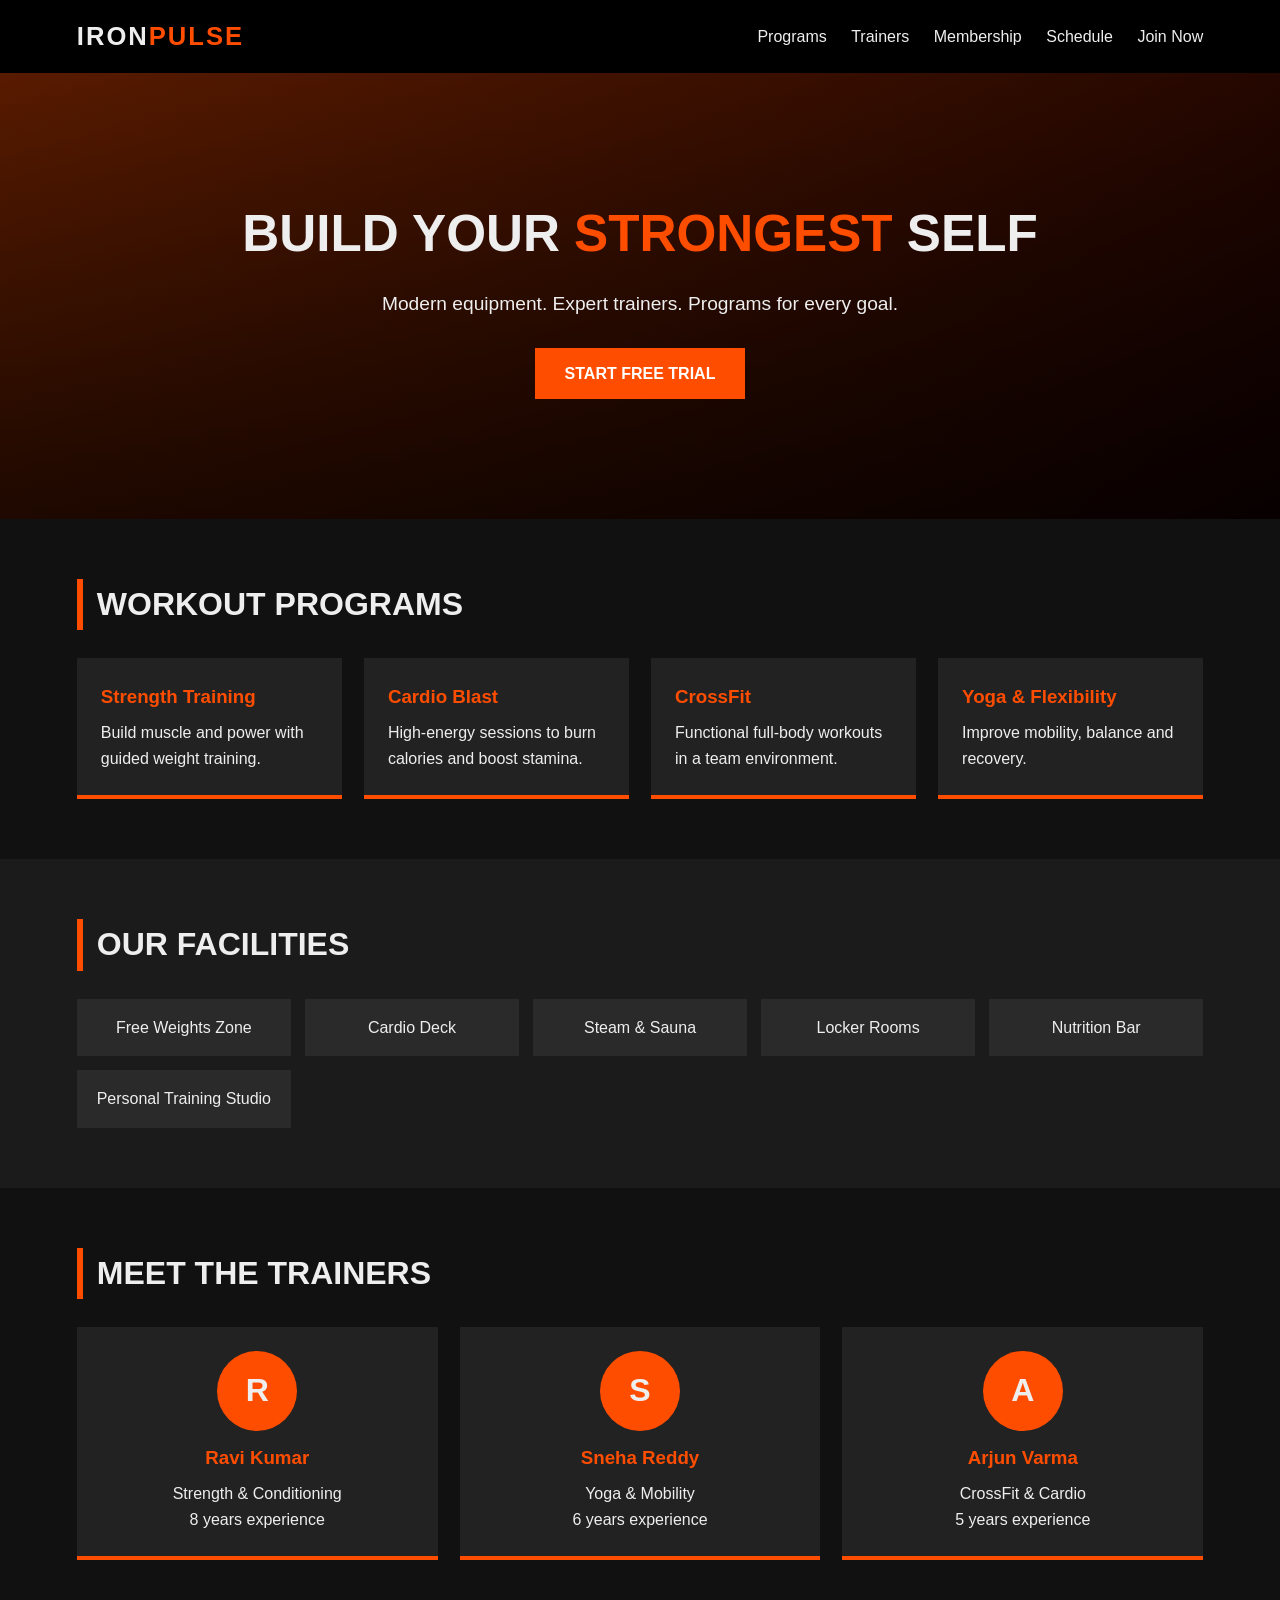
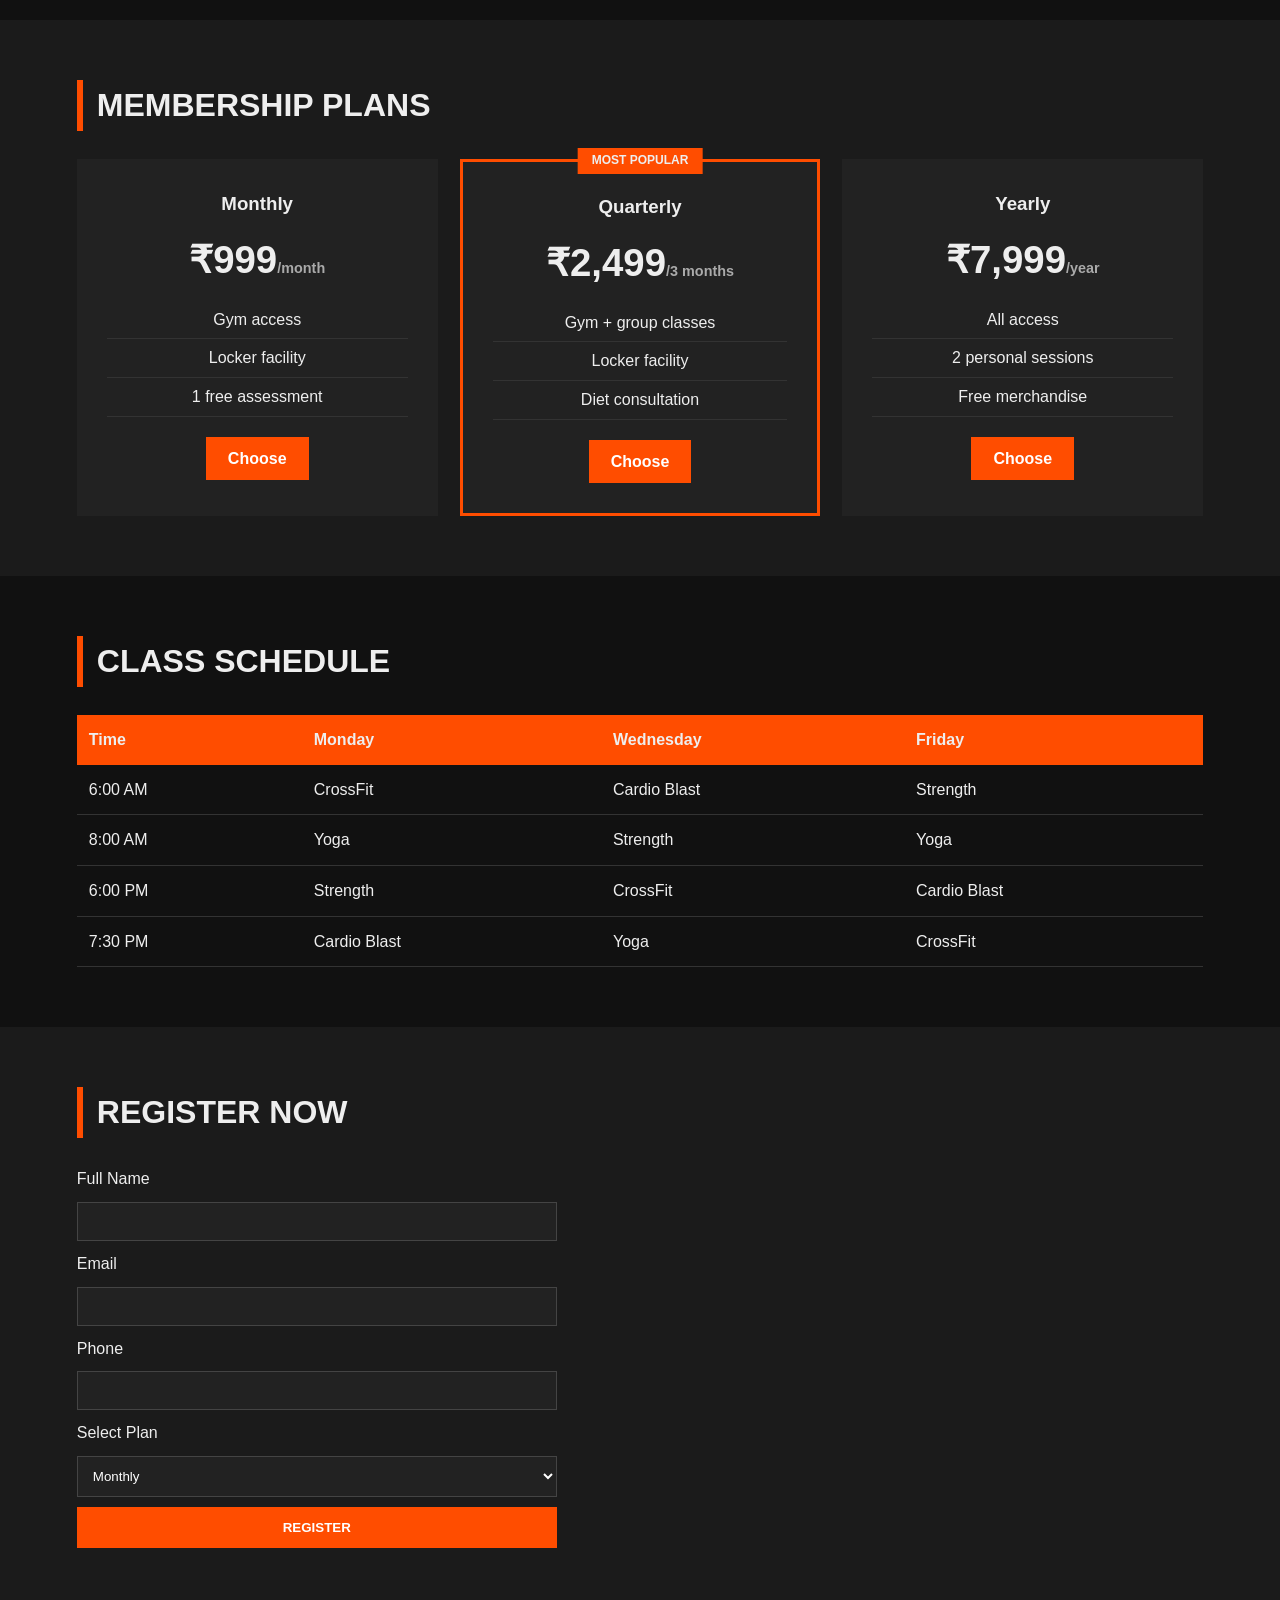
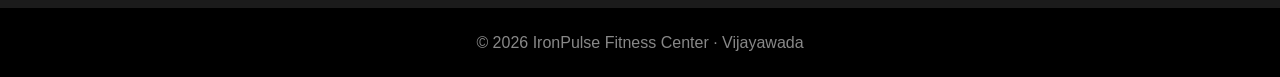
<file: Fitness_Center_and_Gym_website/index.html>
<!DOCTYPE html>
<html lang="en">
<head>
<meta charset="UTF-8">
<meta name="viewport" content="width=device-width, initial-scale=1.0">
<title>IronPulse Fitness Center</title>
<link rel="stylesheet" href="style.css">
</head>
<body>

<header>
  <div class="logo">IRON<span>PULSE</span></div>
  <nav>
    <a href="#programs">Programs</a>
    <a href="#trainers">Trainers</a>
    <a href="#plans">Membership</a>
    <a href="#schedule">Schedule</a>
    <a href="#join">Join Now</a>
  </nav>
</header>

<section class="hero">
  <h1>BUILD YOUR <span>STRONGEST</span> SELF</h1>
  <p>Modern equipment. Expert trainers. Programs for every goal.</p>
  <a href="#join" class="btn">START FREE TRIAL</a>
</section>

<section id="programs">
  <h2>Workout Programs</h2>
  <div class="grid">
    <div class="card"><h3>Strength Training</h3><p>Build muscle and power with guided weight training.</p></div>
    <div class="card"><h3>Cardio Blast</h3><p>High-energy sessions to burn calories and boost stamina.</p></div>
    <div class="card"><h3>CrossFit</h3><p>Functional full-body workouts in a team environment.</p></div>
    <div class="card"><h3>Yoga &amp; Flexibility</h3><p>Improve mobility, balance and recovery.</p></div>
  </div>
</section>

<section id="facilities" class="dark">
  <h2>Our Facilities</h2>
  <ul class="facilities">
    <li>Free Weights Zone</li>
    <li>Cardio Deck</li>
    <li>Steam &amp; Sauna</li>
    <li>Locker Rooms</li>
    <li>Nutrition Bar</li>
    <li>Personal Training Studio</li>
  </ul>
</section>

<section id="trainers">
  <h2>Meet the Trainers</h2>
  <div class="grid">
    <div class="card trainer"><div class="avatar">R</div><h3>Ravi Kumar</h3><p>Strength &amp; Conditioning<br>8 years experience</p></div>
    <div class="card trainer"><div class="avatar">S</div><h3>Sneha Reddy</h3><p>Yoga &amp; Mobility<br>6 years experience</p></div>
    <div class="card trainer"><div class="avatar">A</div><h3>Arjun Varma</h3><p>CrossFit &amp; Cardio<br>5 years experience</p></div>
  </div>
</section>

<section id="plans" class="dark">
  <h2>Membership Plans</h2>
  <div class="grid">
    <div class="plan">
      <h3>Monthly</h3>
      <div class="price">₹999<small>/month</small></div>
      <ul><li>Gym access</li><li>Locker facility</li><li>1 free assessment</li></ul>
      <a href="#join" class="btn small">Choose</a>
    </div>
    <div class="plan popular">
      <span class="tag">MOST POPULAR</span>
      <h3>Quarterly</h3>
      <div class="price">₹2,499<small>/3 months</small></div>
      <ul><li>Gym + group classes</li><li>Locker facility</li><li>Diet consultation</li></ul>
      <a href="#join" class="btn small">Choose</a>
    </div>
    <div class="plan">
      <h3>Yearly</h3>
      <div class="price">₹7,999<small>/year</small></div>
      <ul><li>All access</li><li>2 personal sessions</li><li>Free merchandise</li></ul>
      <a href="#join" class="btn small">Choose</a>
    </div>
  </div>
</section>

<section id="schedule">
  <h2>Class Schedule</h2>
  <table>
    <tr><th>Time</th><th>Monday</th><th>Wednesday</th><th>Friday</th></tr>
    <tr><td>6:00 AM</td><td>CrossFit</td><td>Cardio Blast</td><td>Strength</td></tr>
    <tr><td>8:00 AM</td><td>Yoga</td><td>Strength</td><td>Yoga</td></tr>
    <tr><td>6:00 PM</td><td>Strength</td><td>CrossFit</td><td>Cardio Blast</td></tr>
    <tr><td>7:30 PM</td><td>Cardio Blast</td><td>Yoga</td><td>CrossFit</td></tr>
  </table>
</section>

<section id="join" class="dark">
  <h2>Register Now</h2>
  <form>
    <label for="name">Full Name</label>
    <input type="text" id="name" required>

    <label for="email">Email</label>
    <input type="email" id="email" required>

    <label for="phone">Phone</label>
    <input type="tel" id="phone" required>

    <label for="plan">Select Plan</label>
    <select id="plan">
      <option>Monthly</option>
      <option>Quarterly</option>
      <option>Yearly</option>
    </select>

    <button type="submit" class="btn">REGISTER</button>
  </form>
</section>

<footer>&copy; 2026 IronPulse Fitness Center · Vijayawada</footer>

</body>
</html>
</file>
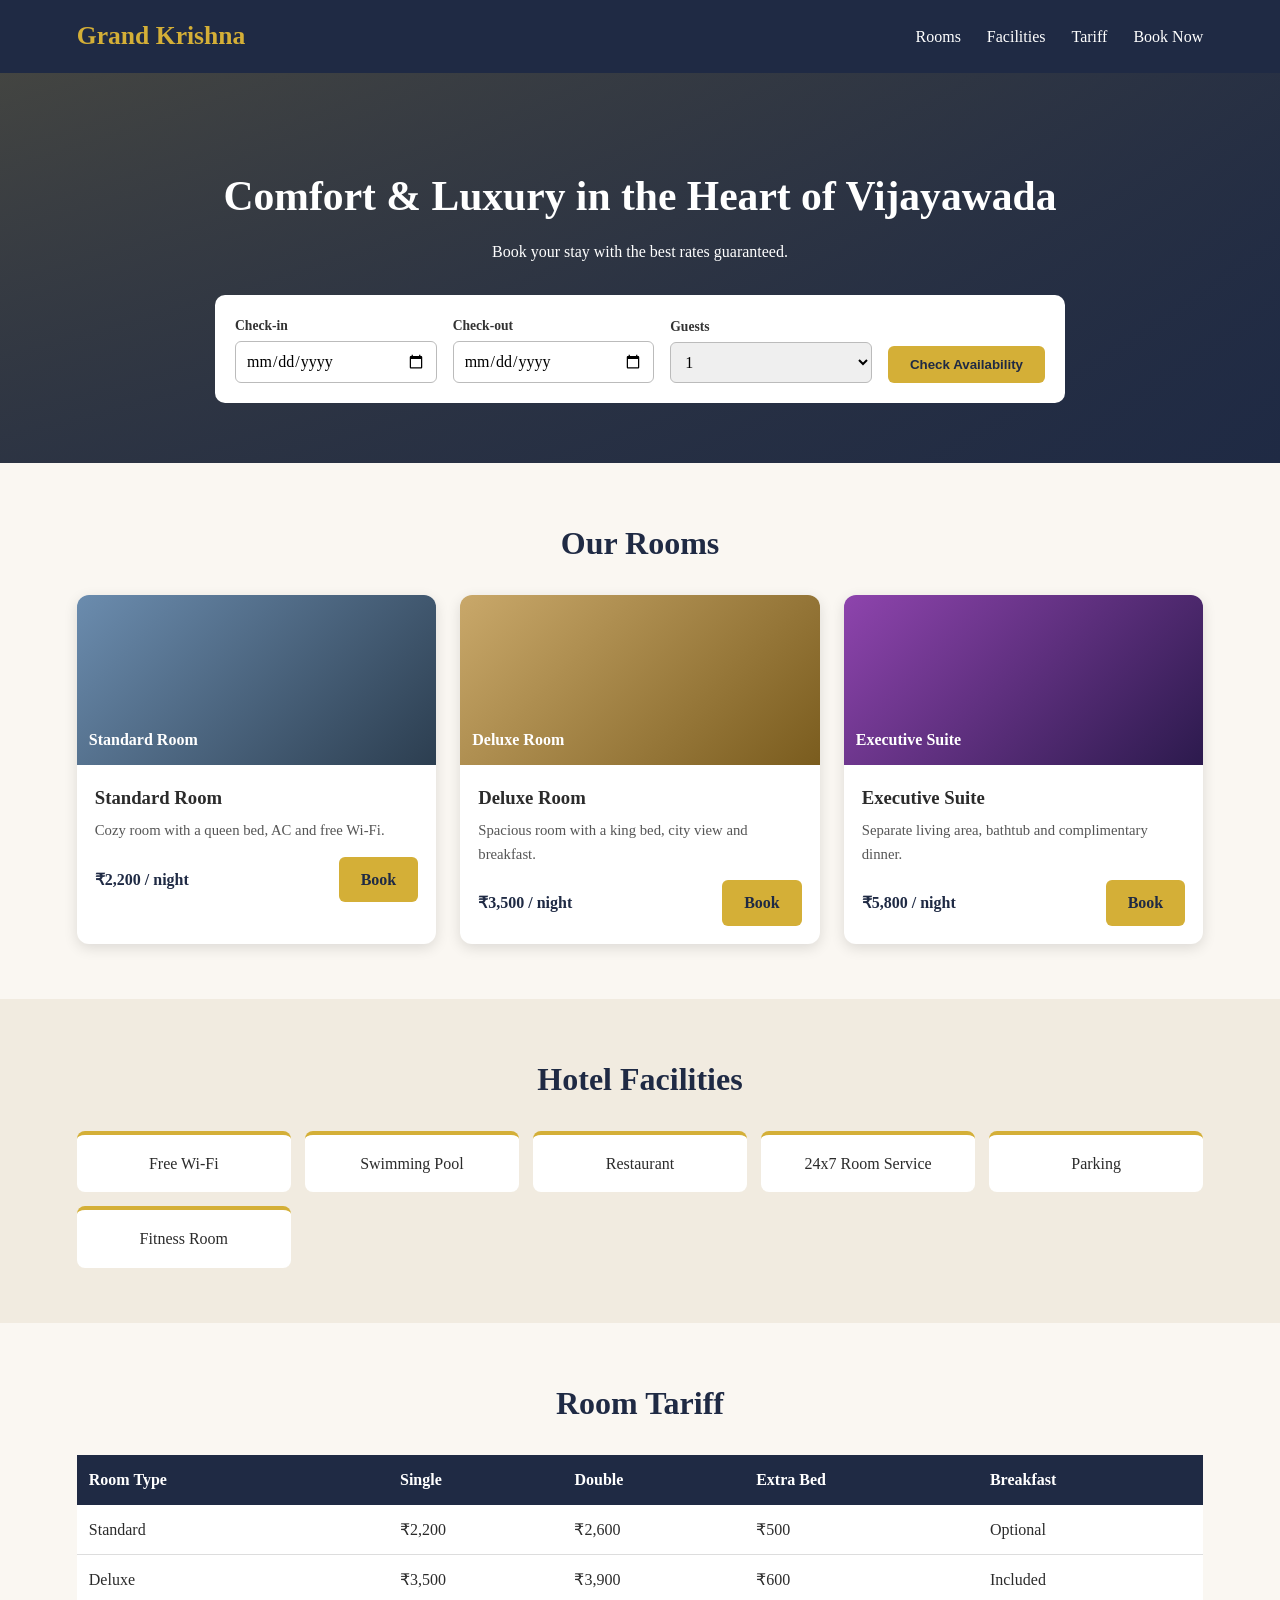
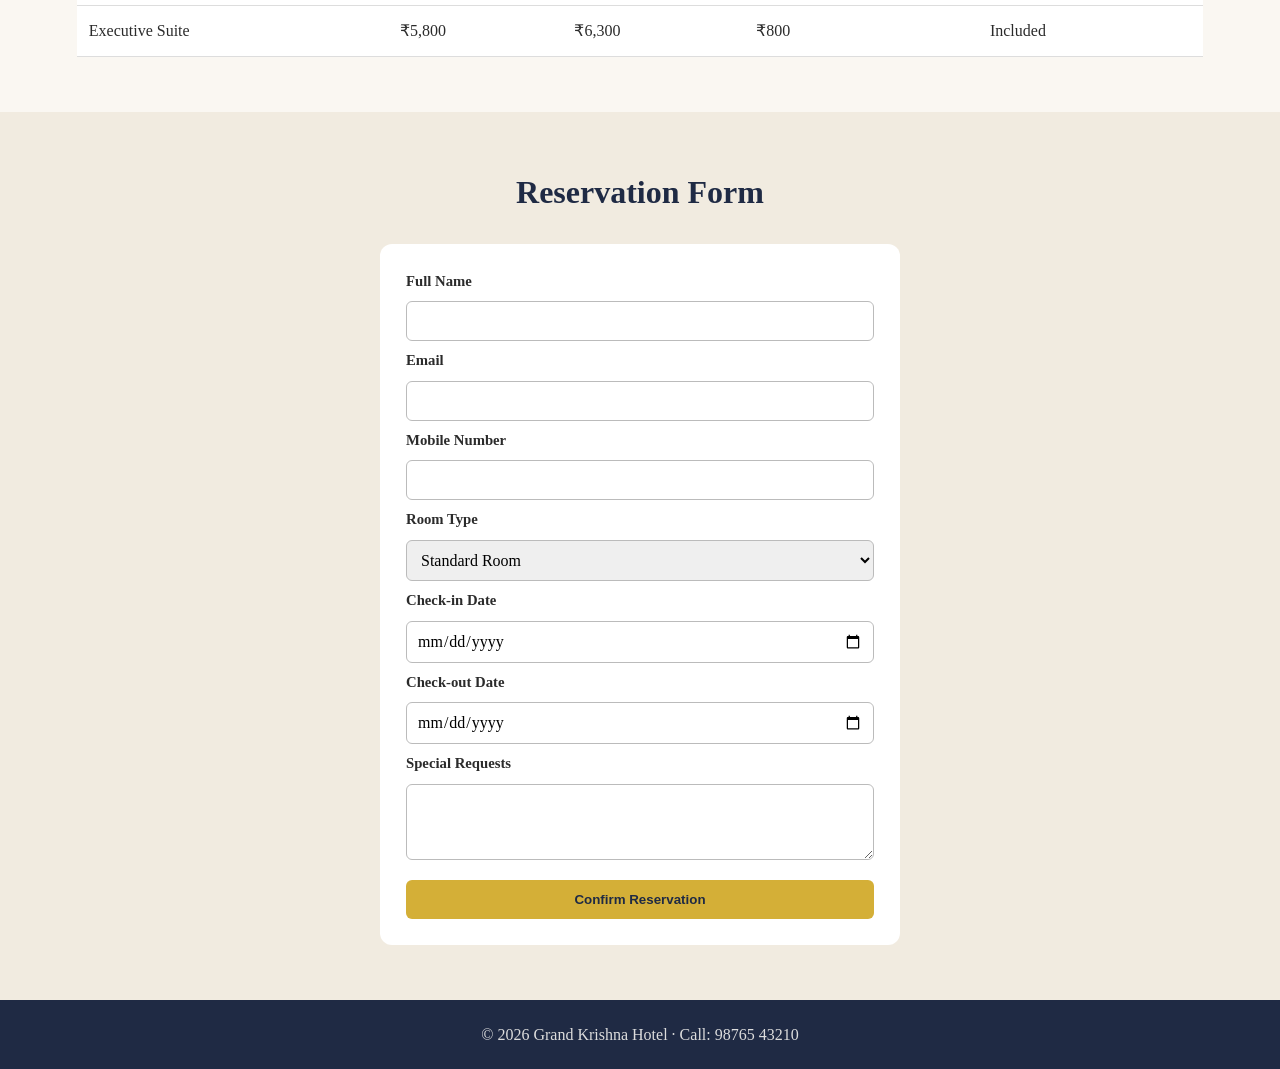
<file: Hotel_Reservation_website_interface/index.html>
<!DOCTYPE html>
<html lang="en">
<head>
<meta charset="UTF-8">
<meta name="viewport" content="width=device-width, initial-scale=1.0">
<title>Grand Krishna Hotel - Reservations</title>
<link rel="stylesheet" href="style.css">
</head>
<body>

<header>
  <div class="logo">Grand Krishna</div>
  <nav>
    <a href="#rooms">Rooms</a>
    <a href="#facilities">Facilities</a>
    <a href="#tariff">Tariff</a>
    <a href="#book">Book Now</a>
  </nav>
</header>

<section class="hero">
  <h1>Comfort &amp; Luxury in the Heart of Vijayawada</h1>
  <p>Book your stay with the best rates guaranteed.</p>

  <form class="quick-book">
    <div>
      <label for="in">Check-in</label>
      <input type="date" id="in">
    </div>
    <div>
      <label for="out">Check-out</label>
      <input type="date" id="out">
    </div>
    <div>
      <label for="guests">Guests</label>
      <select id="guests"><option>1</option><option>2</option><option>3</option><option>4</option></select>
    </div>
    <button type="submit">Check Availability</button>
  </form>
</section>

<section id="rooms">
  <h2>Our Rooms</h2>
  <div class="rooms">
    <div class="room">
      <div class="img r1">Standard Room</div>
      <div class="info">
        <h3>Standard Room</h3>
        <p>Cozy room with a queen bed, AC and free Wi-Fi.</p>
        <div class="row"><span class="price">₹2,200 / night</span><a href="#book" class="btn">Book</a></div>
      </div>
    </div>
    <div class="room">
      <div class="img r2">Deluxe Room</div>
      <div class="info">
        <h3>Deluxe Room</h3>
        <p>Spacious room with a king bed, city view and breakfast.</p>
        <div class="row"><span class="price">₹3,500 / night</span><a href="#book" class="btn">Book</a></div>
      </div>
    </div>
    <div class="room">
      <div class="img r3">Executive Suite</div>
      <div class="info">
        <h3>Executive Suite</h3>
        <p>Separate living area, bathtub and complimentary dinner.</p>
        <div class="row"><span class="price">₹5,800 / night</span><a href="#book" class="btn">Book</a></div>
      </div>
    </div>
  </div>
</section>

<section id="facilities" class="alt">
  <h2>Hotel Facilities</h2>
  <ul class="facilities">
    <li>Free Wi-Fi</li>
    <li>Swimming Pool</li>
    <li>Restaurant</li>
    <li>24x7 Room Service</li>
    <li>Parking</li>
    <li>Fitness Room</li>
  </ul>
</section>

<section id="tariff">
  <h2>Room Tariff</h2>
  <table>
    <tr><th>Room Type</th><th>Single</th><th>Double</th><th>Extra Bed</th><th>Breakfast</th></tr>
    <tr><td>Standard</td><td>₹2,200</td><td>₹2,600</td><td>₹500</td><td>Optional</td></tr>
    <tr><td>Deluxe</td><td>₹3,500</td><td>₹3,900</td><td>₹600</td><td>Included</td></tr>
    <tr><td>Executive Suite</td><td>₹5,800</td><td>₹6,300</td><td>₹800</td><td>Included</td></tr>
  </table>
</section>

<section id="book" class="alt">
  <h2>Reservation Form</h2>
  <form class="reserve">
    <label for="fname">Full Name</label>
    <input type="text" id="fname" required>

    <label for="mail">Email</label>
    <input type="email" id="mail" required>

    <label for="mob">Mobile Number</label>
    <input type="tel" id="mob" required>

    <label for="room">Room Type</label>
    <select id="room">
      <option>Standard Room</option>
      <option>Deluxe Room</option>
      <option>Executive Suite</option>
    </select>

    <label for="cin">Check-in Date</label>
    <input type="date" id="cin" required>

    <label for="cout">Check-out Date</label>
    <input type="date" id="cout" required>

    <label for="req">Special Requests</label>
    <textarea id="req" rows="3"></textarea>

    <button type="submit">Confirm Reservation</button>
  </form>
</section>

<footer>&copy; 2026 Grand Krishna Hotel · Call: 98765 43210</footer>

</body>
</html>
</file>
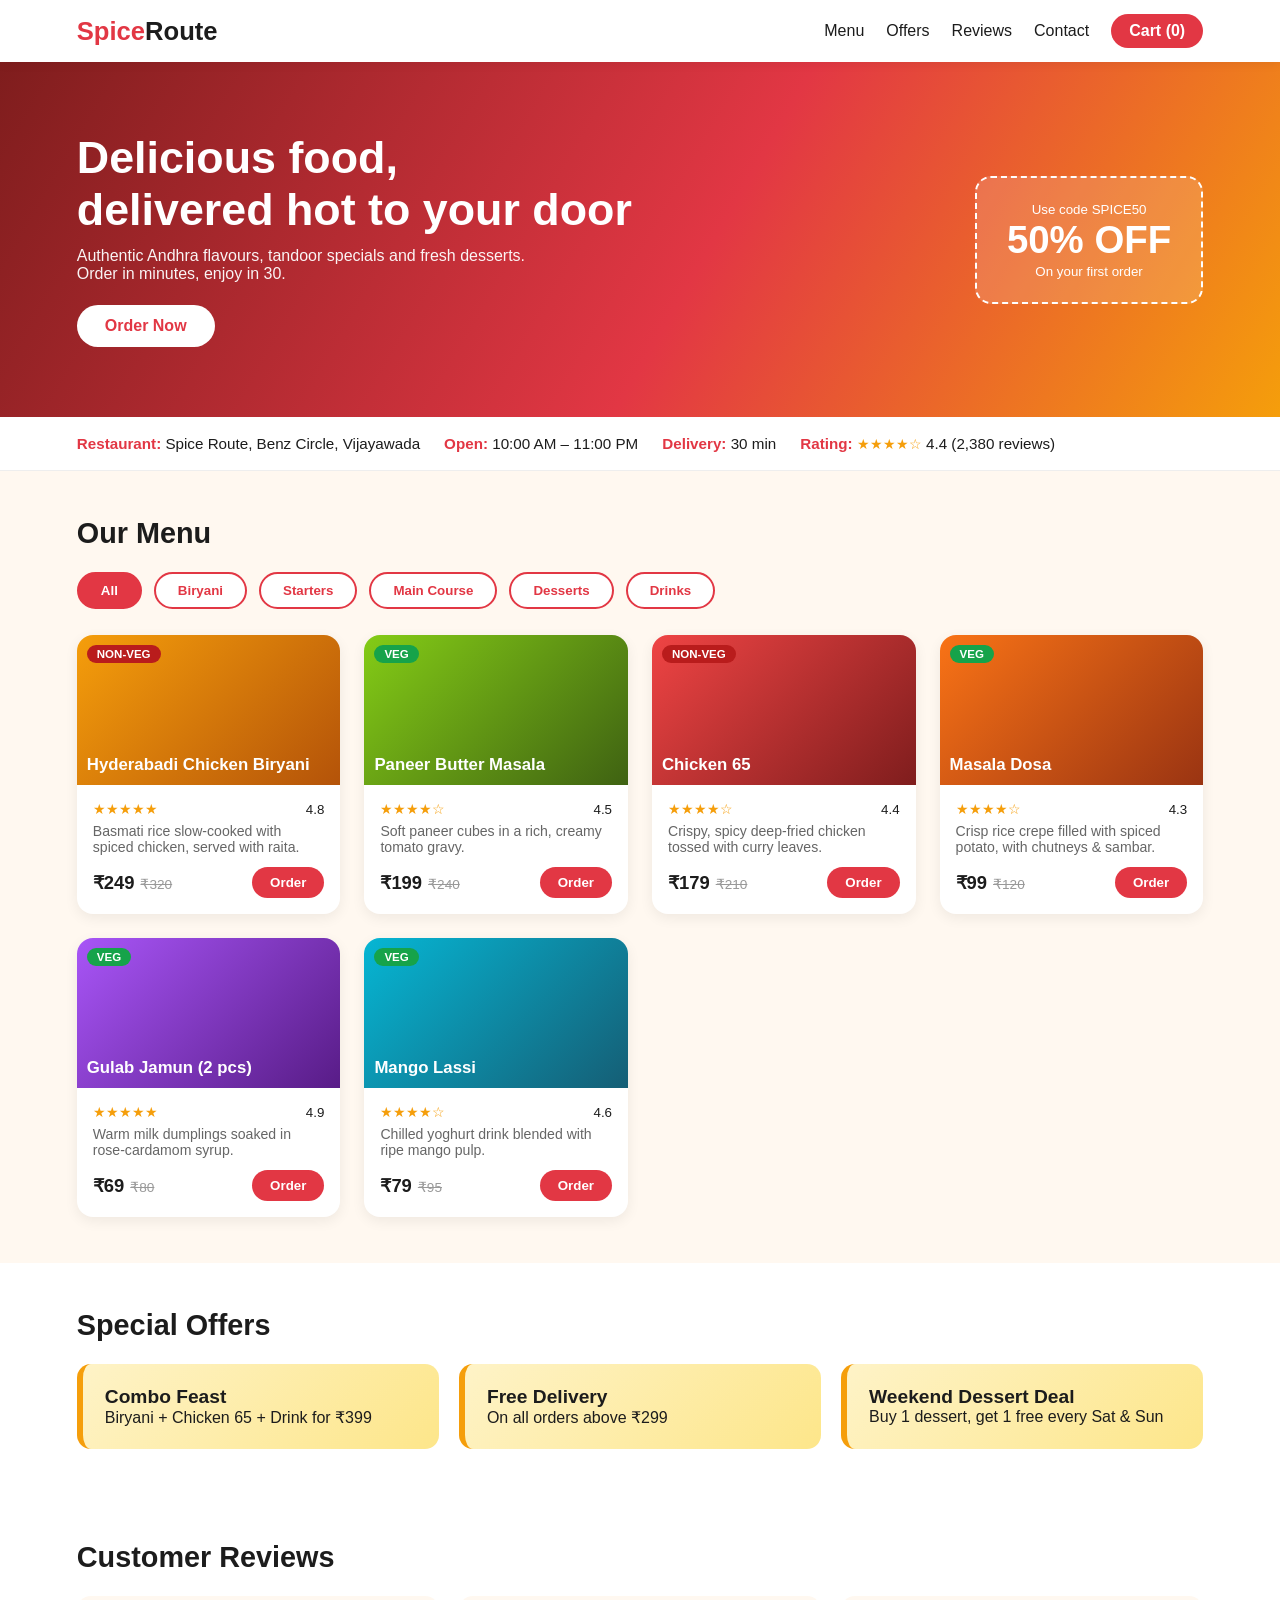
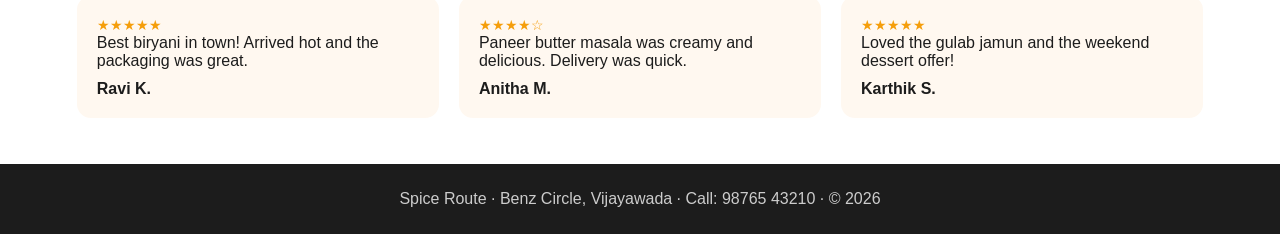
<file: Online_Food_Ordering_Website/index.html>
<!DOCTYPE html>
<html lang="en">
<head>
<meta charset="UTF-8">
<meta name="viewport" content="width=device-width, initial-scale=1.0">
<title>Spice Route - Online Food Ordering</title>
<link rel="stylesheet" href="style.css">
</head>
<body>
<header>
  <div class="brand">Spice<span>Route</span></div>
  <button id="menuToggle" onclick="document.getElementById('nav').classList.toggle('open')">&#9776;</button>
  <nav id="nav">
    <a href="#menu">Menu</a><a href="#offers">Offers</a><a href="#reviews">Reviews</a><a href="#contact">Contact</a>
    <span class="cart">Cart (0)</span>
  </nav>
</header>

<div class="banner">
  <div>
    <h1>Delicious food,<br>delivered hot to your door</h1>
    <p>Authentic Andhra flavours, tandoor specials and fresh desserts. Order in minutes, enjoy in 30.</p>
    <a class="btn" href="#menu">Order Now</a>
  </div>
  <div class="offer-box"><small>Use code SPICE50</small><b>50% OFF</b><small>On your first order</small></div>
</div>

<div class="info">
  <div><b>Restaurant:</b> Spice Route, Benz Circle, Vijayawada</div>
  <div><b>Open:</b> 10:00 AM – 11:00 PM</div>
  <div><b>Delivery:</b> 30 min</div>
  <div><b>Rating:</b> <span class="stars">&#9733;&#9733;&#9733;&#9733;&#9734;</span> 4.4 (2,380 reviews)</div>
</div>

<section id="menu">
  <h2>Our Menu</h2>
  <div class="cats">
    <button class="on">All</button><button>Biryani</button><button>Starters</button><button>Main Course</button><button>Desserts</button><button>Drinks</button>
  </div>
  <div class="grid">
    <div class="dish"><div class="img c1"><span class="tag nv">NON-VEG</span>Hyderabadi Chicken Biryani</div><div class="body"><div class="row"><span class="stars">&#9733;&#9733;&#9733;&#9733;&#9733;</span><small>4.8</small></div><p>Basmati rice slow-cooked with spiced chicken, served with raita.</p><div class="row"><span class="price">&#8377;249<s>&#8377;320</s></span><button class="order">Order</button></div></div></div>
    <div class="dish"><div class="img c3"><span class="tag">VEG</span>Paneer Butter Masala</div><div class="body"><div class="row"><span class="stars">&#9733;&#9733;&#9733;&#9733;&#9734;</span><small>4.5</small></div><p>Soft paneer cubes in a rich, creamy tomato gravy.</p><div class="row"><span class="price">&#8377;199<s>&#8377;240</s></span><button class="order">Order</button></div></div></div>
    <div class="dish"><div class="img c2"><span class="tag nv">NON-VEG</span>Chicken 65</div><div class="body"><div class="row"><span class="stars">&#9733;&#9733;&#9733;&#9733;&#9734;</span><small>4.4</small></div><p>Crispy, spicy deep-fried chicken tossed with curry leaves.</p><div class="row"><span class="price">&#8377;179<s>&#8377;210</s></span><button class="order">Order</button></div></div></div>
    <div class="dish"><div class="img c4"><span class="tag">VEG</span>Masala Dosa</div><div class="body"><div class="row"><span class="stars">&#9733;&#9733;&#9733;&#9733;&#9734;</span><small>4.3</small></div><p>Crisp rice crepe filled with spiced potato, with chutneys &amp; sambar.</p><div class="row"><span class="price">&#8377;99<s>&#8377;120</s></span><button class="order">Order</button></div></div></div>
    <div class="dish"><div class="img c5"><span class="tag">VEG</span>Gulab Jamun (2 pcs)</div><div class="body"><div class="row"><span class="stars">&#9733;&#9733;&#9733;&#9733;&#9733;</span><small>4.9</small></div><p>Warm milk dumplings soaked in rose-cardamom syrup.</p><div class="row"><span class="price">&#8377;69<s>&#8377;80</s></span><button class="order">Order</button></div></div></div>
    <div class="dish"><div class="img c6"><span class="tag">VEG</span>Mango Lassi</div><div class="body"><div class="row"><span class="stars">&#9733;&#9733;&#9733;&#9733;&#9734;</span><small>4.6</small></div><p>Chilled yoghurt drink blended with ripe mango pulp.</p><div class="row"><span class="price">&#8377;79<s>&#8377;95</s></span><button class="order">Order</button></div></div></div>
  </div>
</section>

<section id="offers" style="background:#fff">
  <h2>Special Offers</h2>
  <div class="offers">
    <div class="offer"><b>Combo Feast</b><p>Biryani + Chicken 65 + Drink for &#8377;399</p></div>
    <div class="offer"><b>Free Delivery</b><p>On all orders above &#8377;299</p></div>
    <div class="offer"><b>Weekend Dessert Deal</b><p>Buy 1 dessert, get 1 free every Sat &amp; Sun</p></div>
  </div>
</section>

<section id="reviews" class="reviews">
  <h2>Customer Reviews</h2>
  <div class="offers">
    <div class="rev"><span class="stars">&#9733;&#9733;&#9733;&#9733;&#9733;</span><p>Best biryani in town! Arrived hot and the packaging was great.</p><div class="who">Ravi K.</div></div>
    <div class="rev"><span class="stars">&#9733;&#9733;&#9733;&#9733;&#9734;</span><p>Paneer butter masala was creamy and delicious. Delivery was quick.</p><div class="who">Anitha M.</div></div>
    <div class="rev"><span class="stars">&#9733;&#9733;&#9733;&#9733;&#9733;</span><p>Loved the gulab jamun and the weekend dessert offer!</p><div class="who">Karthik S.</div></div>
  </div>
</section>

<footer id="contact">Spice Route · Benz Circle, Vijayawada · Call: 98765 43210 · &copy; 2026</footer>
</body>
</html>
</file>
<file: Fitness_Center_and_Gym_website/style.css>
* { box-sizing: border-box; margin: 0; padding: 0; }

body {
  font-family: Arial, sans-serif;
  background: #111;
  color: #eee;
  line-height: 1.6;
}

header {
  display: flex;
  justify-content: space-between;
  align-items: center;
  padding: 16px 6%;
  background: #000;
  position: sticky;
  top: 0;
  z-index: 10;
}
.logo { font-size: 1.6rem; font-weight: 900; letter-spacing: 2px; }
.logo span { color: #ff4d00; }
nav a { color: #eee; text-decoration: none; margin-left: 20px; transition: color 0.3s; }
nav a:hover { color: #ff4d00; }

.hero {
  text-align: center;
  padding: 120px 6%;
  background: linear-gradient(rgba(0,0,0,0.65), rgba(0,0,0,0.85)), linear-gradient(135deg, #ff4d00, #330000);
}
.hero h1 { font-size: 3.2rem; font-weight: 900; text-transform: uppercase; }
.hero h1 span { color: #ff4d00; }
.hero p { margin: 14px 0 28px; font-size: 1.2rem; }

.btn {
  display: inline-block;
  background: #ff4d00;
  color: #fff;
  padding: 13px 30px;
  text-decoration: none;
  font-weight: bold;
  border: none;
  cursor: pointer;
  transition: transform 0.3s, background 0.3s;
}
.btn:hover { background: #ff7a33; transform: scale(1.05); }
.btn.small { padding: 9px 22px; }

section { padding: 60px 6%; }
section.dark { background: #1b1b1b; }
h2 {
  font-size: 2rem;
  text-transform: uppercase;
  margin-bottom: 28px;
  border-left: 6px solid #ff4d00;
  padding-left: 14px;
}

.grid {
  display: grid;
  grid-template-columns: repeat(auto-fit, minmax(230px, 1fr));
  gap: 22px;
}
.card {
  background: #222;
  padding: 24px;
  border-bottom: 4px solid #ff4d00;
  transition: transform 0.3s;
}
.card:hover { transform: translateY(-8px); }
.card h3 { margin-bottom: 8px; color: #ff4d00; }

.trainer { text-align: center; }
.avatar {
  width: 80px; height: 80px;
  margin: 0 auto 12px;
  border-radius: 50%;
  background: #ff4d00;
  font-size: 2rem; font-weight: bold;
  display: flex; align-items: center; justify-content: center;
}

.facilities {
  list-style: none;
  display: grid;
  grid-template-columns: repeat(auto-fit, minmax(200px, 1fr));
  gap: 14px;
}
.facilities li { background: #2a2a2a; padding: 16px; text-align: center; transition: background 0.3s; }
.facilities li:hover { background: #ff4d00; }

.plan {
  background: #222;
  padding: 30px;
  text-align: center;
  position: relative;
  transition: transform 0.3s;
}
.plan:hover { transform: translateY(-8px); }
.plan.popular { border: 3px solid #ff4d00; }
.plan .tag {
  position: absolute; top: -14px; left: 50%; transform: translateX(-50%);
  background: #ff4d00; padding: 3px 14px; font-size: 0.75rem; font-weight: bold;
}
.price { font-size: 2.4rem; font-weight: 900; margin: 10px 0; }
.price small { font-size: 0.9rem; color: #aaa; }
.plan ul { list-style: none; margin-bottom: 20px; }
.plan li { padding: 6px 0; border-bottom: 1px solid #333; }

table { width: 100%; border-collapse: collapse; }
th { background: #ff4d00; padding: 12px; text-align: left; }
td { padding: 12px; border-bottom: 1px solid #333; }
tr:hover td { background: #222; }

form { max-width: 480px; display: grid; gap: 10px; }
input, select {
  padding: 11px;
  background: #222;
  border: 1px solid #444;
  color: #fff;
}
input:focus, select:focus { outline: 2px solid #ff4d00; }

footer { text-align: center; padding: 22px; background: #000; color: #888; }

@media (max-width: 700px) {
  .hero h1 { font-size: 2.1rem; }
  header { flex-direction: column; gap: 10px; }
  nav a { margin: 0 8px; }
  table { font-size: 0.85rem; }
}
</file>
<file: Hotel_Reservation_website_interface/style.css>
* { box-sizing: border-box; margin: 0; padding: 0; }

body {
  font-family: Georgia, serif;
  background: #faf7f2;
  color: #2b2b2b;
  line-height: 1.6;
}

header {
  display: flex;
  justify-content: space-between;
  align-items: center;
  padding: 16px 6%;
  background: #1f2a44;
  position: sticky;
  top: 0;
  z-index: 10;
}
.logo { color: #d4af37; font-size: 1.6rem; font-weight: bold; }
nav a { color: #fff; text-decoration: none; margin-left: 22px; }
nav a:hover { color: #d4af37; }

.hero {
  text-align: center;
  color: #fff;
  padding: 90px 6% 60px;
  background: linear-gradient(rgba(31,42,68,0.8), rgba(31,42,68,0.9)), linear-gradient(135deg, #d4af37, #1f2a44);
}
.hero h1 { font-size: 2.6rem; margin-bottom: 10px; }
.hero p { margin-bottom: 30px; }

.quick-book {
  background: #fff;
  color: #333;
  max-width: 850px;
  margin: 0 auto;
  padding: 20px;
  border-radius: 10px;
  display: flex;
  gap: 16px;
  align-items: flex-end;
  flex-wrap: wrap;
  text-align: left;
}
.quick-book div { flex: 1; min-width: 140px; display: flex; flex-direction: column; }
.quick-book label { font-size: 0.85rem; font-weight: bold; margin-bottom: 4px; }
.quick-book button { padding: 11px 22px; }

input, select, textarea {
  padding: 10px;
  border: 1px solid #bbb;
  border-radius: 6px;
  font-family: inherit;
  font-size: 1rem;
}
input:focus, select:focus, textarea:focus { outline: 2px solid #d4af37; }

button, .btn {
  background: #d4af37;
  color: #1f2a44;
  border: none;
  padding: 10px 22px;
  border-radius: 6px;
  font-weight: bold;
  cursor: pointer;
  text-decoration: none;
  transition: background 0.3s;
}
button:hover, .btn:hover { background: #b8941f; }

section { padding: 55px 6%; }
section.alt { background: #f1ebe0; }
h2 { font-size: 2rem; color: #1f2a44; margin-bottom: 26px; text-align: center; }

.rooms {
  display: grid;
  grid-template-columns: repeat(auto-fit, minmax(280px, 1fr));
  gap: 24px;
}
.room {
  background: #fff;
  border-radius: 12px;
  overflow: hidden;
  box-shadow: 0 4px 14px rgba(0,0,0,0.12);
  transition: transform 0.3s;
}
.room:hover { transform: translateY(-6px); }
.img {
  height: 170px;
  display: flex;
  align-items: flex-end;
  padding: 12px;
  color: #fff;
  font-weight: bold;
}
.r1 { background: linear-gradient(135deg, #6b8cae, #2c3e50); }
.r2 { background: linear-gradient(135deg, #c9a86a, #7a5c1e); }
.r3 { background: linear-gradient(135deg, #8e44ad, #2c1a4d); }
.info { padding: 18px; }
.info h3 { margin-bottom: 6px; }
.info p { font-size: 0.92rem; color: #555; margin-bottom: 14px; }
.row { display: flex; justify-content: space-between; align-items: center; }
.price { font-weight: bold; color: #1f2a44; }

.facilities {
  list-style: none;
  display: grid;
  grid-template-columns: repeat(auto-fit, minmax(180px, 1fr));
  gap: 14px;
}
.facilities li {
  background: #fff;
  padding: 16px;
  text-align: center;
  border-radius: 8px;
  border-top: 4px solid #d4af37;
}

table { width: 100%; border-collapse: collapse; background: #fff; }
th { background: #1f2a44; color: #fff; padding: 12px; text-align: left; }
td { padding: 12px; border-bottom: 1px solid #ddd; }
tr:hover td { background: #faf3dc; }

.reserve {
  max-width: 520px;
  margin: 0 auto;
  display: grid;
  gap: 8px;
  background: #fff;
  padding: 26px;
  border-radius: 12px;
}
.reserve label { font-weight: bold; font-size: 0.92rem; }
.reserve button { margin-top: 12px; padding: 12px; }

footer { text-align: center; padding: 22px; background: #1f2a44; color: #ddd; }

@media (max-width: 700px) {
  .hero h1 { font-size: 1.8rem; }
  header { flex-direction: column; gap: 8px; }
  nav a { margin: 0 8px; }
  table { font-size: 0.8rem; }
}
</file>
<file: Online_Food_Ordering_Website/style.css>
:root{--red:#e23744;--dark:#1c1c1c;--cream:#fff8f0;--gold:#f59e0b;--green:#16a34a}
  *{box-sizing:border-box;margin:0;padding:0}
  body{font-family:'Segoe UI',Arial,sans-serif;background:var(--cream);color:var(--dark)}
  header{position:sticky;top:0;z-index:10;background:#fff;box-shadow:0 2px 10px #0001;display:flex;justify-content:space-between;align-items:center;padding:14px 6%}
  .brand{font-size:1.6rem;font-weight:800;color:var(--red)}
  .brand span{color:var(--dark)}
  nav{display:flex;gap:22px;align-items:center}
  nav a{text-decoration:none;color:var(--dark);font-weight:500}
  nav a:hover{color:var(--red)}
  .cart{background:var(--red);color:#fff;padding:8px 18px;border-radius:24px;font-weight:600}
  #menuToggle{display:none;font-size:1.6rem;background:none;border:0;cursor:pointer}
  .banner{background:linear-gradient(120deg,#7f1d1d,#e23744 55%,#f59e0b);color:#fff;padding:70px 6%;display:flex;justify-content:space-between;align-items:center;gap:30px}
  .banner h1{font-size:2.8rem;line-height:1.15;margin-bottom:12px}
  .banner p{max-width:480px;opacity:.95;margin-bottom:22px}
  .btn{display:inline-block;background:#fff;color:var(--red);font-weight:700;padding:12px 28px;border-radius:30px;text-decoration:none;transition:.3s}
  .btn:hover{transform:scale(1.06)}
  .offer-box{background:#ffffff26;border:2px dashed #fff;border-radius:16px;padding:22px 30px;text-align:center}
  .offer-box b{font-size:2.4rem;display:block}
  .info{display:flex;flex-wrap:wrap;gap:24px;padding:18px 6%;background:#fff;border-bottom:1px solid #eee;font-size:.95rem}
  .info b{color:var(--red)}
  section{padding:46px 6%}
  h2{font-size:1.8rem;margin-bottom:22px}
  .cats{display:flex;gap:12px;flex-wrap:wrap;margin-bottom:26px}
  .cats button{padding:9px 22px;border:2px solid var(--red);background:#fff;color:var(--red);border-radius:24px;font-weight:600;cursor:pointer;transition:.25s}
  .cats button.on,.cats button:hover{background:var(--red);color:#fff}
  .grid{display:grid;grid-template-columns:repeat(auto-fill,minmax(250px,1fr));gap:24px}
  .dish{background:#fff;border-radius:16px;overflow:hidden;box-shadow:0 4px 14px #0001;transition:.3s}
  .dish:hover{transform:translateY(-6px);box-shadow:0 12px 26px #0002}
  .img{height:150px;display:flex;align-items:flex-end;padding:10px;font-weight:700;color:#fff;font-size:1.05rem;position:relative}
  .img .tag{position:absolute;top:10px;left:10px;background:var(--green);font-size:.72rem;padding:3px 10px;border-radius:10px}
  .img .tag.nv{background:#b91c1c}
  .c1{background:linear-gradient(135deg,#f59e0b,#b45309)}.c2{background:linear-gradient(135deg,#ef4444,#7f1d1d)}
  .c3{background:linear-gradient(135deg,#84cc16,#3f6212)}.c4{background:linear-gradient(135deg,#f97316,#9a3412)}
  .c5{background:linear-gradient(135deg,#a855f7,#581c87)}.c6{background:linear-gradient(135deg,#06b6d4,#155e75)}
  .body{padding:16px}
  .body p{font-size:.88rem;color:#666;margin:6px 0 12px}
  .row{display:flex;justify-content:space-between;align-items:center}
  .price{font-size:1.15rem;font-weight:800}
  .price s{font-size:.85rem;color:#999;font-weight:400;margin-left:6px}
  .stars{color:var(--gold);font-size:.9rem}
  .order{background:var(--red);color:#fff;border:0;padding:8px 18px;border-radius:20px;font-weight:600;cursor:pointer}
  .order:hover{background:#b91c1c}
  .offers{display:grid;grid-template-columns:repeat(auto-fit,minmax(240px,1fr));gap:20px}
  .offer{background:linear-gradient(135deg,#fef3c7,#fde68a);border-radius:14px;padding:22px;border-left:6px solid var(--gold)}
  .offer b{font-size:1.2rem}
  .reviews{background:#fff}
  .rev{background:var(--cream);padding:20px;border-radius:14px}
  .rev .who{margin-top:10px;font-weight:700}
  footer{background:var(--dark);color:#ccc;text-align:center;padding:26px}
  @media(max-width:760px){
    .banner{flex-direction:column;text-align:center}.banner h1{font-size:2rem}
    #menuToggle{display:block}
    nav{display:none;position:absolute;top:100%;left:0;right:0;background:#fff;flex-direction:column;padding:16px;box-shadow:0 8px 12px #0002}
    nav.open{display:flex}
  }
</file>
